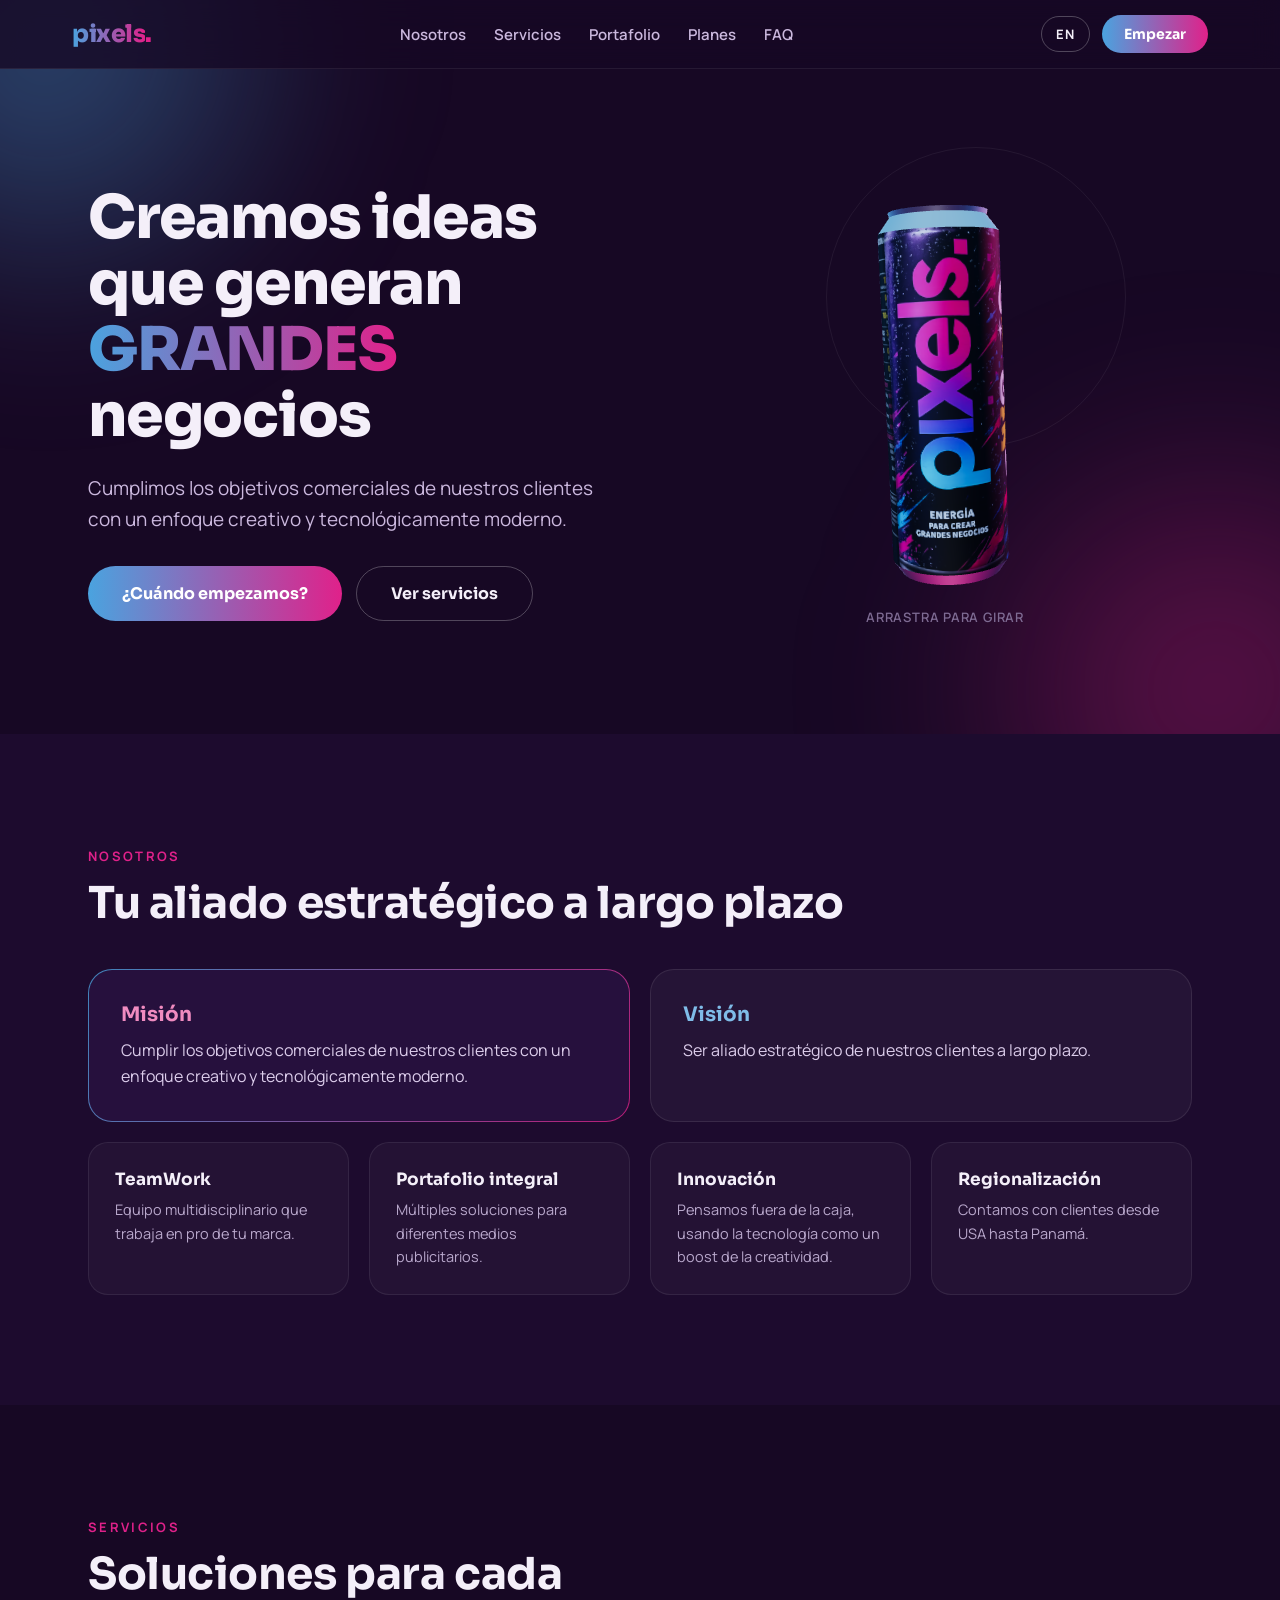
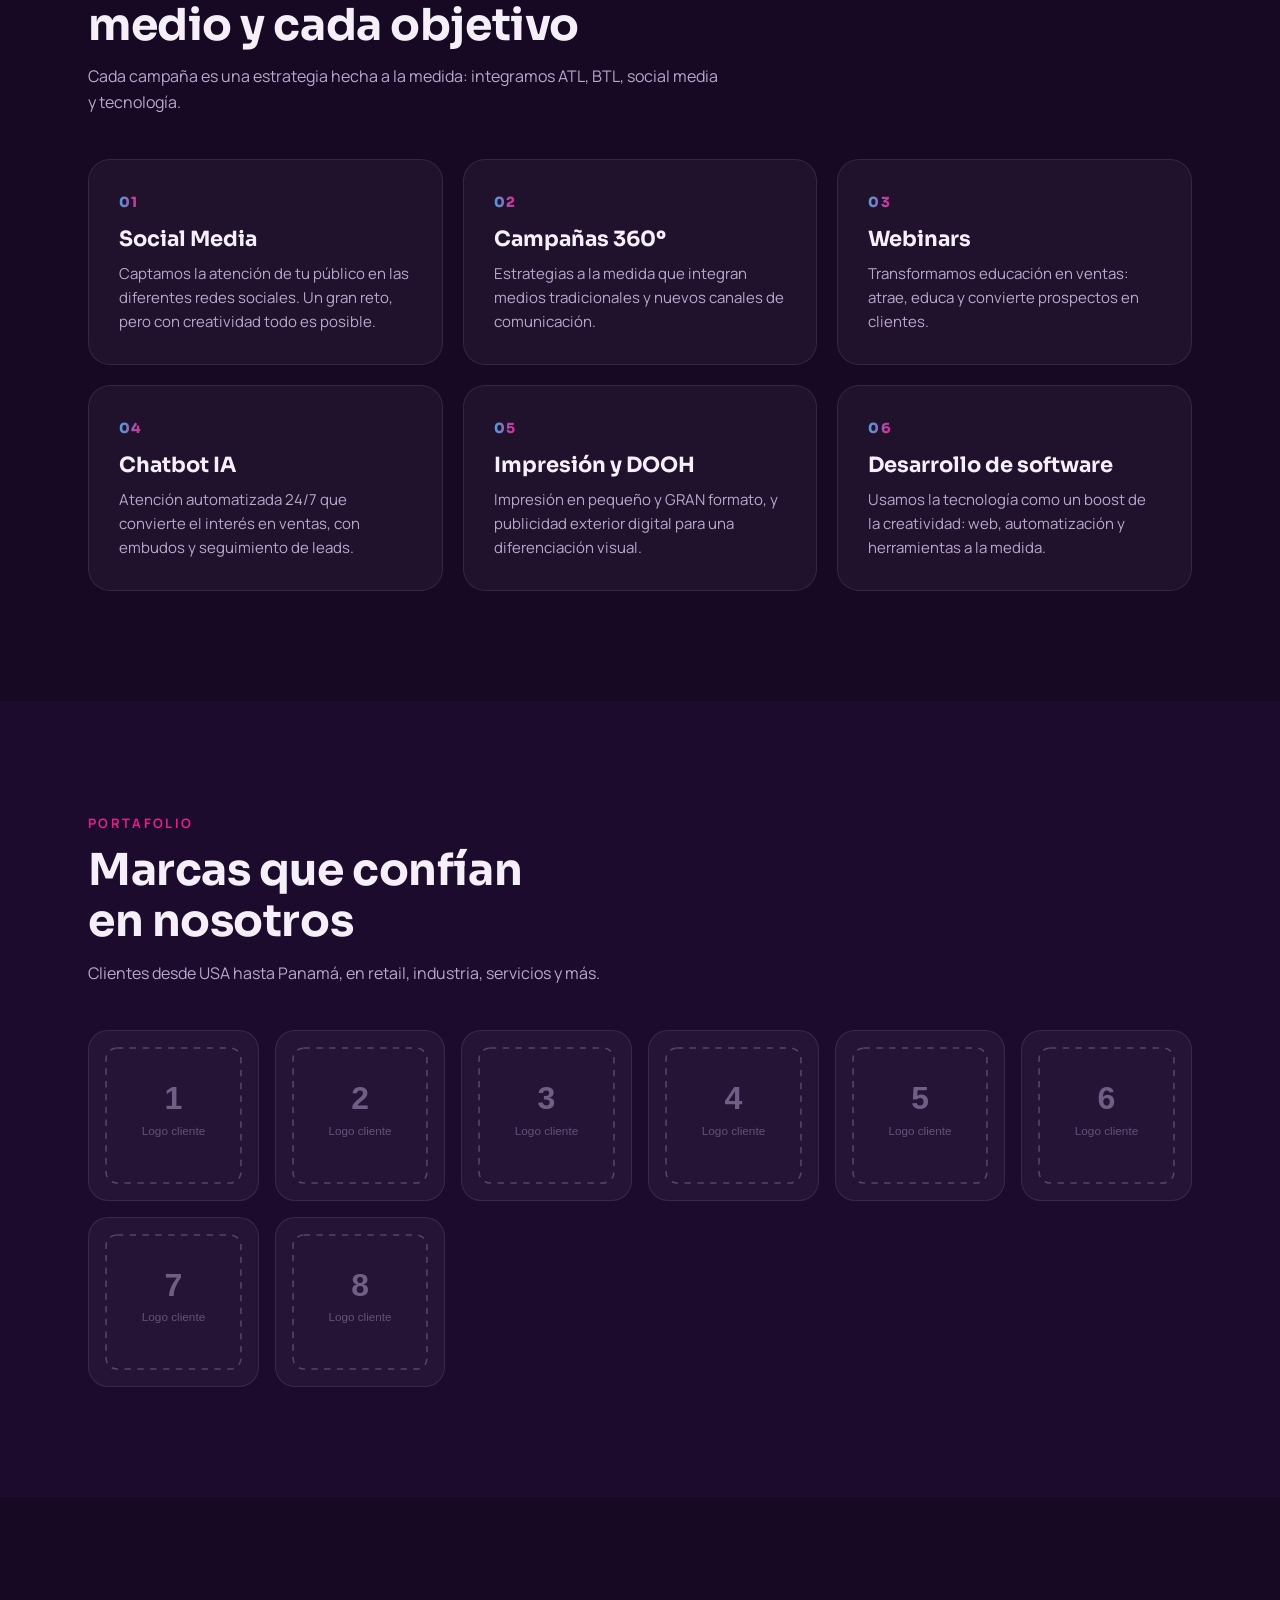
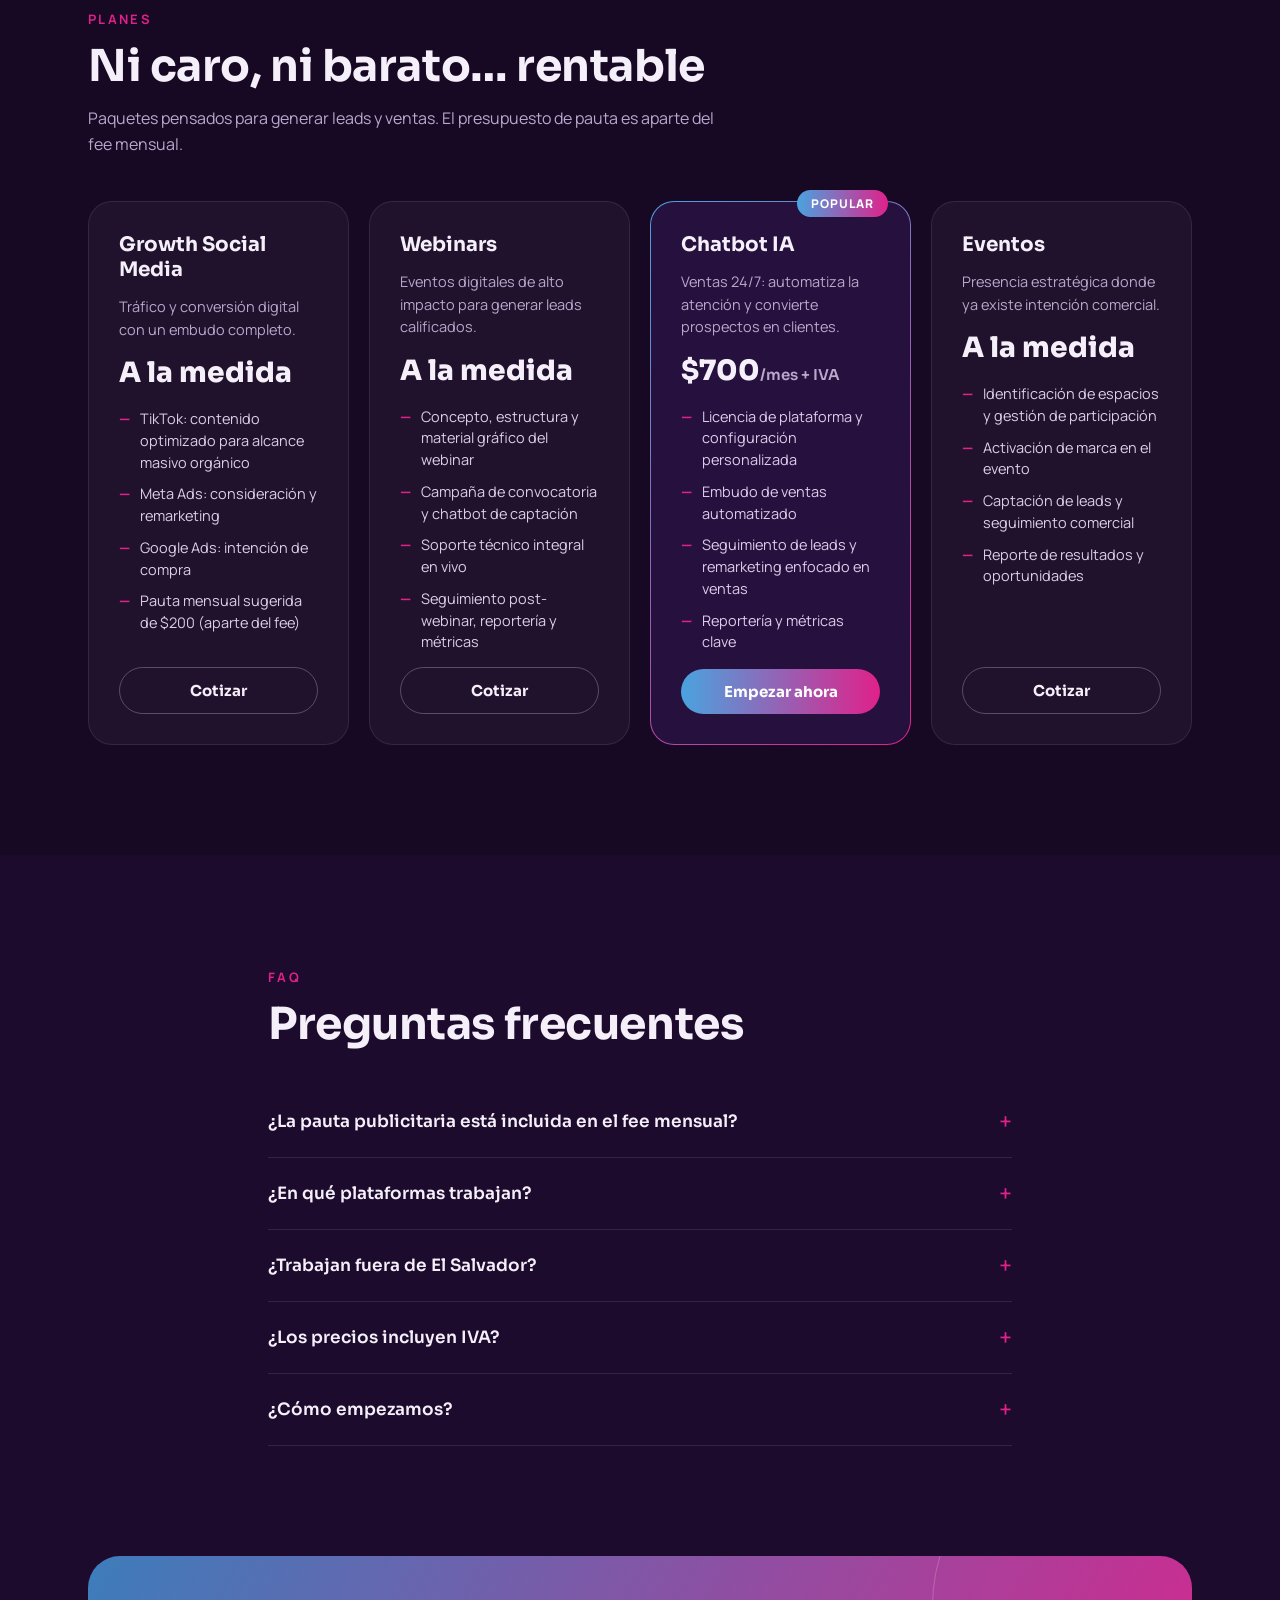
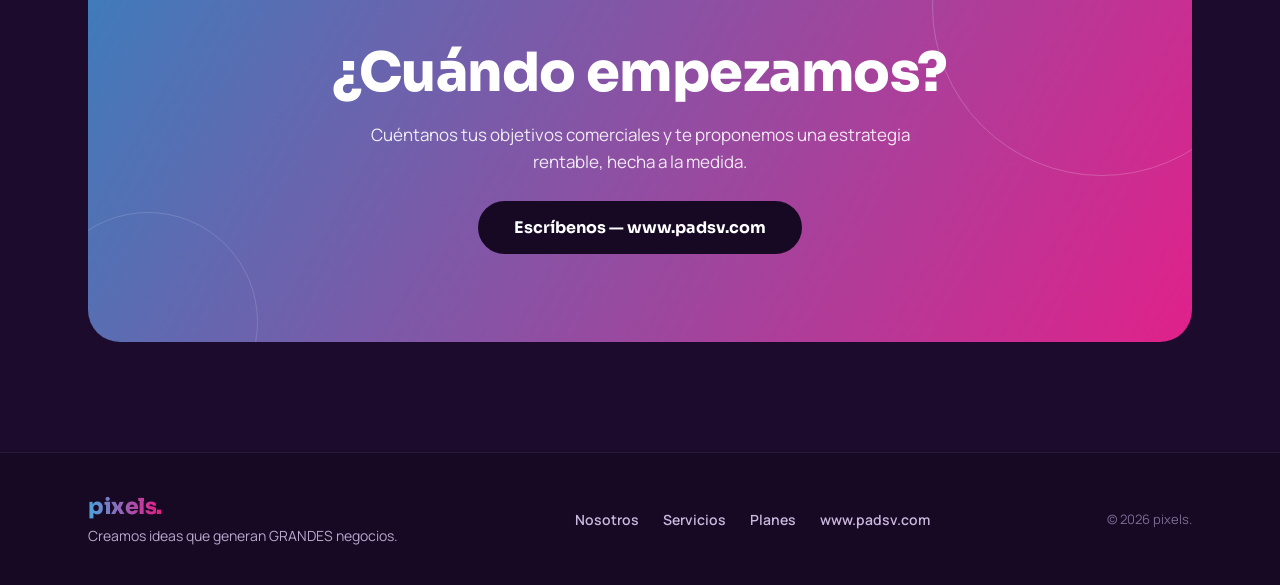
<file: index.html>
<!DOCTYPE html>
<html lang="es" class="no-js">
<head>
<meta charset="utf-8">
<meta name="viewport" content="width=device-width, initial-scale=1">
<title>pixels. — Creamos ideas que generan GRANDES negocios</title>
<meta name="description" content="Agencia de publicidad y desarrollo de software en El Salvador. Campañas 360º, social media, webinars, chatbot IA, impresión y DOOH. Clientes desde USA hasta Panamá.">
<meta name="theme-color" content="#170824">
<link rel="canonical" href="https://www.padsv.com/">

<meta property="og:type" content="website">
<meta property="og:title" content="pixels. — Creamos ideas que generan GRANDES negocios">
<meta property="og:description" content="Publicidad + desarrollo de software. Clientes desde USA hasta Panamá.">
<meta property="og:url" content="https://www.padsv.com/">

<link rel="preconnect" href="https://fonts.googleapis.com">
<link rel="preconnect" href="https://fonts.gstatic.com" crossorigin>
<link href="https://fonts.googleapis.com/css2?family=Sora:wght@400;600;700;800&family=Manrope:wght@400;500;600;700&display=swap" rel="stylesheet">
<link rel="stylesheet" href="css/styles.css">
</head>
<body>

<a class="skip-link" href="#main">Saltar al contenido</a>

<!-- ============ NAV ============ -->
<header class="nav">
  <div class="nav__inner">
    <a class="logo" href="#inicio" aria-label="pixels. inicio">
      <span class="grad-text">pixels</span><span class="logo__dot">.</span>
    </a>

    <nav class="nav__links" aria-label="Principal">
      <a href="#nosotros" data-i18n="nav_nosotros">Nosotros</a>
      <a href="#servicios" data-i18n="nav_servicios">Servicios</a>
      <a href="#portafolio" data-i18n="nav_portafolio">Portafolio</a>
      <a href="#planes" data-i18n="nav_planes">Planes</a>
      <a href="#faq">FAQ</a>
    </nav>

    <div class="nav__actions">
      <button class="lang-btn" type="button" id="langToggle" aria-label="Cambiar idioma">EN</button>
      <a class="btn btn--primary nav__cta" href="#contacto" data-i18n="nav_cta">Empezar</a>
      <button class="burger" type="button" id="menuToggle" aria-label="Menú" aria-expanded="false" aria-controls="mobileMenu">
        <span></span><span></span><span></span>
      </button>
    </div>
  </div>
</header>

<!-- ============ MOBILE MENU ============ -->
<div class="menu" id="mobileMenu" hidden>
  <div class="menu__top">
    <span class="logo"><span class="grad-text">pixels</span><span class="logo__dot">.</span></span>
    <button class="menu__close" type="button" id="menuClose" aria-label="Cerrar">&times;</button>
  </div>
  <nav class="menu__links" aria-label="Móvil">
    <a href="#nosotros" data-i18n="nav_nosotros">Nosotros</a>
    <a href="#servicios" data-i18n="nav_servicios">Servicios</a>
    <a href="#portafolio" data-i18n="nav_portafolio">Portafolio</a>
    <a href="#planes" data-i18n="nav_planes">Planes</a>
    <a href="#faq">FAQ</a>
    <a class="btn btn--primary menu__cta" href="#contacto" data-i18n="nav_cta">Empezar</a>
  </nav>
</div>

<main id="main">

  <!-- ============ HERO ============ -->
  <section class="hero" id="inicio">
    <div class="blob blob--a" aria-hidden="true"></div>
    <div class="blob blob--b" aria-hidden="true"></div>
    <div class="ring" aria-hidden="true"></div>

    <div class="hero__inner">
      <div class="hero__copy">
        <h1 class="hero__title">
          <span data-i18n="hero_t1">Creamos ideas que generan </span><span class="grad-text" data-i18n="hero_t2">GRANDES</span><span data-i18n="hero_t3"> negocios</span>
        </h1>
        <p class="hero__sub" data-i18n="hero_sub">Cumplimos los objetivos comerciales de nuestros clientes con un enfoque creativo y tecnológicamente moderno.</p>
        <div class="hero__ctas">
          <a class="btn btn--primary btn--lg" href="#contacto" data-i18n="hero_cta1">¿Cuándo empezamos?</a>
          <a class="btn btn--ghost btn--lg" href="#servicios" data-i18n="hero_cta2">Ver servicios</a>
        </div>
      </div>

      <div class="hero__visual">
        <div class="can" id="can3d" tabindex="0" role="img"
             aria-label="Lata 3D con el logo de pixels. Arrastra con el ratón o usa las flechas para girarla."></div>
        <span class="can__hint" data-i18n="can_hint">Arrastra para girar</span>
      </div>
    </div>
  </section>

  <!-- ============ NOSOTROS ============ -->
  <section class="section section--alt" id="nosotros">
    <div class="wrap">
      <div data-reveal="0">
        <span class="label" data-i18n="about_label">Nosotros</span>
        <h2 class="h2" data-i18n="about_h2">Tu aliado estratégico a largo plazo</h2>
      </div>

      <div class="grid grid--2">
        <article class="card card--gradient" data-reveal="1">
          <h3 class="card__title card__title--pink" data-i18n="mision_t">Misión</h3>
          <p class="card__body" data-i18n="mision_p">Cumplir los objetivos comerciales de nuestros clientes con un enfoque creativo y tecnológicamente moderno.</p>
        </article>
        <article class="card" data-reveal="2">
          <h3 class="card__title card__title--blue" data-i18n="vision_t">Visión</h3>
          <p class="card__body" data-i18n="vision_p">Ser aliado estratégico de nuestros clientes a largo plazo.</p>
        </article>
      </div>

      <div class="grid grid--pillars">
        <article class="pillar" data-reveal="1">
          <h3 class="pillar__title">TeamWork</h3>
          <p class="pillar__body" data-i18n="pillar1_p">Equipo multidisciplinario que trabaja en pro de tu marca.</p>
        </article>
        <article class="pillar" data-reveal="2">
          <h3 class="pillar__title" data-i18n="pillar2_t">Portafolio integral</h3>
          <p class="pillar__body" data-i18n="pillar2_p">Múltiples soluciones para diferentes medios publicitarios.</p>
        </article>
        <article class="pillar" data-reveal="3">
          <h3 class="pillar__title" data-i18n="pillar3_t">Innovación</h3>
          <p class="pillar__body" data-i18n="pillar3_p">Pensamos fuera de la caja, usando la tecnología como un boost de la creatividad.</p>
        </article>
        <article class="pillar" data-reveal="4">
          <h3 class="pillar__title" data-i18n="pillar4_t">Regionalización</h3>
          <p class="pillar__body" data-i18n="pillar4_p">Contamos con clientes desde USA hasta Panamá.</p>
        </article>
      </div>
    </div>
  </section>

  <!-- ============ SERVICIOS ============ -->
  <section class="section" id="servicios">
    <div class="wrap">
      <div class="section__head" data-reveal="0">
        <span class="label" data-i18n="serv_label">Servicios</span>
        <h2 class="h2" data-i18n="serv_h2">Soluciones para cada medio y cada objetivo</h2>
        <p class="section__sub" data-i18n="serv_sub">Cada campaña es una estrategia hecha a la medida: integramos ATL, BTL, social media y tecnología.</p>
      </div>

      <div class="grid grid--services">
        <article class="service" data-reveal="1">
          <span class="service__num grad-text">01</span>
          <h3 class="service__title" data-i18n="s1_t">Social Media</h3>
          <p class="service__body" data-i18n="s1_p">Captamos la atención de tu público en las diferentes redes sociales. Un gran reto, pero con creatividad todo es posible.</p>
        </article>
        <article class="service" data-reveal="2">
          <span class="service__num grad-text">02</span>
          <h3 class="service__title" data-i18n="s2_t">Campañas 360º</h3>
          <p class="service__body" data-i18n="s2_p">Estrategias a la medida que integran medios tradicionales y nuevos canales de comunicación.</p>
        </article>
        <article class="service" data-reveal="3">
          <span class="service__num grad-text">03</span>
          <h3 class="service__title" data-i18n="s3_t">Webinars</h3>
          <p class="service__body" data-i18n="s3_p">Transformamos educación en ventas: atrae, educa y convierte prospectos en clientes.</p>
        </article>
        <article class="service" data-reveal="1">
          <span class="service__num grad-text">04</span>
          <h3 class="service__title" data-i18n="s4_t">Chatbot IA</h3>
          <p class="service__body" data-i18n="s4_p">Atención automatizada 24/7 que convierte el interés en ventas, con embudos y seguimiento de leads.</p>
        </article>
        <article class="service" data-reveal="2">
          <span class="service__num grad-text">05</span>
          <h3 class="service__title" data-i18n="s5_t">Impresión y DOOH</h3>
          <p class="service__body" data-i18n="s5_p">Impresión en pequeño y GRAN formato, y publicidad exterior digital para una diferenciación visual.</p>
        </article>
        <article class="service" data-reveal="3">
          <span class="service__num grad-text">06</span>
          <h3 class="service__title" data-i18n="s6_t">Desarrollo de software</h3>
          <p class="service__body" data-i18n="s6_p">Usamos la tecnología como un boost de la creatividad: web, automatización y herramientas a la medida.</p>
        </article>
      </div>
    </div>
  </section>

  <!-- ============ PORTAFOLIO ============ -->
  <section class="section section--alt" id="portafolio">
    <div class="wrap">
      <div class="section__head" data-reveal="0">
        <span class="label" data-i18n="port_label">Portafolio</span>
        <h2 class="h2" data-i18n="port_h2">Marcas que confían en nosotros</h2>
        <p class="section__sub" data-i18n="port_p">Clientes desde USA hasta Panamá, en retail, industria, servicios y más.</p>
      </div>

      <!-- Placeholder logos: replace assets/logos/client-N.svg with the real files. -->
      <div class="grid grid--logos">
        <div class="logo-tile" data-reveal="1"><img src="assets/logos/client-1.svg" alt="Logo cliente 1" loading="lazy" width="128" height="128"></div>
        <div class="logo-tile" data-reveal="2"><img src="assets/logos/client-2.svg" alt="Logo cliente 2" loading="lazy" width="128" height="128"></div>
        <div class="logo-tile" data-reveal="3"><img src="assets/logos/client-3.svg" alt="Logo cliente 3" loading="lazy" width="128" height="128"></div>
        <div class="logo-tile" data-reveal="4"><img src="assets/logos/client-4.svg" alt="Logo cliente 4" loading="lazy" width="128" height="128"></div>
        <div class="logo-tile" data-reveal="2"><img src="assets/logos/client-5.svg" alt="Logo cliente 5" loading="lazy" width="128" height="128"></div>
        <div class="logo-tile" data-reveal="3"><img src="assets/logos/client-6.svg" alt="Logo cliente 6" loading="lazy" width="128" height="128"></div>
        <div class="logo-tile" data-reveal="4"><img src="assets/logos/client-7.svg" alt="Logo cliente 7" loading="lazy" width="128" height="128"></div>
        <div class="logo-tile" data-reveal="5"><img src="assets/logos/client-8.svg" alt="Logo cliente 8" loading="lazy" width="128" height="128"></div>
      </div>
    </div>
  </section>

  <!-- ============ PLANES ============ -->
  <section class="section" id="planes">
    <div class="wrap">
      <div class="section__head" data-reveal="0">
        <span class="label" data-i18n="plan_label">Planes</span>
        <h2 class="h2" data-i18n="plan_h2">Ni caro, ni barato… rentable</h2>
        <p class="section__sub" data-i18n="plan_p">Paquetes pensados para generar leads y ventas. El presupuesto de pauta es aparte del fee mensual.</p>
      </div>

      <div class="grid grid--plans">
        <article class="plan" data-reveal="1">
          <h3 class="plan__title">Growth Social Media</h3>
          <p class="plan__desc" data-i18n="pl1_p">Tráfico y conversión digital con un embudo completo.</p>
          <div class="plan__price"><span data-i18n="price_custom">A la medida</span></div>
          <ul class="plan__features">
            <li><span data-i18n="pl1_b1">TikTok: contenido optimizado para alcance masivo orgánico</span></li>
            <li><span data-i18n="pl1_b2">Meta Ads: consideración y remarketing</span></li>
            <li><span data-i18n="pl1_b3">Google Ads: intención de compra</span></li>
            <li><span data-i18n="pl1_b4">Pauta mensual sugerida de $200 (aparte del fee)</span></li>
          </ul>
          <a class="btn btn--ghost plan__cta" href="#contacto" data-i18n="plan_cta">Cotizar</a>
        </article>

        <article class="plan" data-reveal="2">
          <h3 class="plan__title">Webinars</h3>
          <p class="plan__desc" data-i18n="pl2_p">Eventos digitales de alto impacto para generar leads calificados.</p>
          <div class="plan__price"><span data-i18n="price_custom2">A la medida</span></div>
          <ul class="plan__features">
            <li><span data-i18n="pl2_b1">Concepto, estructura y material gráfico del webinar</span></li>
            <li><span data-i18n="pl2_b2">Campaña de convocatoria y chatbot de captación</span></li>
            <li><span data-i18n="pl2_b3">Soporte técnico integral en vivo</span></li>
            <li><span data-i18n="pl2_b4">Seguimiento post-webinar, reportería y métricas</span></li>
          </ul>
          <a class="btn btn--ghost plan__cta" href="#contacto" data-i18n="plan_cta2">Cotizar</a>
        </article>

        <article class="plan plan--featured" data-reveal="3">
          <span class="plan__badge" data-i18n="plan_pop">Popular</span>
          <h3 class="plan__title">Chatbot IA</h3>
          <p class="plan__desc" data-i18n="pl3_p">Ventas 24/7: automatiza la atención y convierte prospectos en clientes.</p>
          <div class="plan__price">$700<span class="plan__price-note"><span data-i18n="price_mo">/mes</span> + IVA</span></div>
          <ul class="plan__features">
            <li><span data-i18n="pl3_b1">Licencia de plataforma y configuración personalizada</span></li>
            <li><span data-i18n="pl3_b2">Embudo de ventas automatizado</span></li>
            <li><span data-i18n="pl3_b3">Seguimiento de leads y remarketing enfocado en ventas</span></li>
            <li><span data-i18n="pl3_b4">Reportería y métricas clave</span></li>
          </ul>
          <a class="btn btn--primary plan__cta" href="#contacto" data-i18n="plan_cta3">Empezar ahora</a>
        </article>

        <article class="plan" data-reveal="4">
          <h3 class="plan__title" data-i18n="pl4_t">Eventos</h3>
          <p class="plan__desc" data-i18n="pl4_p">Presencia estratégica donde ya existe intención comercial.</p>
          <div class="plan__price"><span data-i18n="price_custom3">A la medida</span></div>
          <ul class="plan__features">
            <li><span data-i18n="pl4_b1">Identificación de espacios y gestión de participación</span></li>
            <li><span data-i18n="pl4_b2">Activación de marca en el evento</span></li>
            <li><span data-i18n="pl4_b3">Captación de leads y seguimiento comercial</span></li>
            <li><span data-i18n="pl4_b4">Reporte de resultados y oportunidades</span></li>
          </ul>
          <a class="btn btn--ghost plan__cta" href="#contacto" data-i18n="plan_cta4">Cotizar</a>
        </article>
      </div>
    </div>
  </section>

  <!-- ============ FAQ ============ -->
  <section class="section section--alt" id="faq">
    <div class="wrap wrap--narrow">
      <div data-reveal="0">
        <span class="label">FAQ</span>
        <h2 class="h2" data-i18n="faq_h2">Preguntas frecuentes</h2>
      </div>

      <div class="faq" data-reveal="1">
        <details class="faq__item">
          <summary><span data-i18n="f1_q">¿La pauta publicitaria está incluida en el fee mensual?</span><span class="faq__mark" aria-hidden="true">+</span></summary>
          <p data-i18n="f1_a">No, el presupuesto de pauta es aparte del fee mensual. Así puedes escalar la inversión publicitaria según los resultados.</p>
        </details>
        <details class="faq__item">
          <summary><span data-i18n="f2_q">¿En qué plataformas trabajan?</span><span class="faq__mark" aria-hidden="true">+</span></summary>
          <p data-i18n="f2_a">TikTok, Meta, Google Ads, LinkedIn y Spotify Ads, además de medios tradicionales, impresión y publicidad exterior. Más puntos de contacto = más oportunidades de venta.</p>
        </details>
        <details class="faq__item">
          <summary><span data-i18n="f3_q">¿Trabajan fuera de El Salvador?</span><span class="faq__mark" aria-hidden="true">+</span></summary>
          <p data-i18n="f3_a">Sí. Contamos con clientes desde USA hasta Panamá y adaptamos cada estrategia a su mercado.</p>
        </details>
        <details class="faq__item">
          <summary><span data-i18n="f4_q">¿Los precios incluyen IVA?</span><span class="faq__mark" aria-hidden="true">+</span></summary>
          <p data-i18n="f4_a">Los precios se muestran sin IVA; el impuesto se detalla aparte en cada propuesta.</p>
        </details>
        <details class="faq__item">
          <summary><span data-i18n="f5_q">¿Cómo empezamos?</span><span class="faq__mark" aria-hidden="true">+</span></summary>
          <p data-i18n="f5_a">Escríbenos y agendamos una reunión para conocer tus objetivos. En la primera semana recibes una propuesta hecha a la medida.</p>
        </details>
      </div>
    </div>
  </section>

  <!-- ============ CTA ============ -->
  <section class="section section--alt section--cta" id="contacto">
    <div class="wrap">
      <div class="cta" data-reveal="0">
        <div class="cta__ring cta__ring--lg" aria-hidden="true"></div>
        <div class="cta__ring cta__ring--sm" aria-hidden="true"></div>
        <h2 class="cta__title" data-i18n="cta_h2">¿Cuándo empezamos?</h2>
        <p class="cta__sub" data-i18n="cta_p">Cuéntanos tus objetivos comerciales y te proponemos una estrategia rentable, hecha a la medida.</p>
        <a class="btn btn--dark btn--lg" href="https://www.padsv.com" target="_blank" rel="noopener" data-i18n="cta_btn">Escríbenos — www.padsv.com</a>
      </div>
    </div>
  </section>

</main>

<!-- ============ FOOTER ============ -->
<footer class="footer">
  <div class="wrap footer__inner">
    <div class="footer__brand">
      <span class="logo logo--sm"><span class="grad-text">pixels</span><span class="logo__dot">.</span></span>
      <span class="footer__tag" data-i18n="foot_tag">Creamos ideas que generan GRANDES negocios.</span>
    </div>
    <nav class="footer__links" aria-label="Pie de página">
      <a href="#nosotros" data-i18n="foot_nosotros">Nosotros</a>
      <a href="#servicios" data-i18n="foot_servicios">Servicios</a>
      <a href="#planes" data-i18n="foot_planes">Planes</a>
      <a href="https://www.padsv.com" target="_blank" rel="noopener">www.padsv.com</a>
    </nav>
    <span class="footer__copy">© 2026 pixels.</span>
  </div>
</footer>

<script src="js/main.js"></script>
<script type="module" src="js/can3d.js"></script>
<!-- Chatbot IA (chatbot-platform). Only loads on the bot's allowed domains. -->
<script src="https://chatbot-platform-app.vercel.app/widget.js" data-bot-id="bot_mA3ZDp3p7rP4ZbUB6Ot2" async></script>
</body>
</html>
</file>
<file: css/styles.css>
/* ============================================================
   pixels. — design tokens
   Values are taken verbatim from the handoff spec (README.md).
   ============================================================ */
:root {
  --bg: #170824;
  --bg-alt: #1D0B2E;
  --card-solid: #26103D;

  --magenta: #E0218A;
  --blue: #4AA3DF;
  --pink-soft: #F08BC0;
  --blue-soft: #7FBCE8;

  --text: #F4EFF9;
  --text-2: #CBB8DE;
  --body: #DCCDEB;
  --muted: #B9A8CC;
  --faint: #7E6B93;

  --card-bg: rgba(255,255,255,0.04);
  --card-bg-soft: rgba(255,255,255,0.03);
  --card-border: rgba(255,255,255,0.09);
  --card-border-soft: rgba(255,255,255,0.08);
  --divider: rgba(255,255,255,0.1);

  --gradient: linear-gradient(90deg, var(--blue), var(--magenta));
  --gradient-cta: linear-gradient(120deg, #3D7DBB, var(--magenta));

  --sans: 'Manrope', system-ui, sans-serif;
  --display: 'Sora', sans-serif;

  --section-pad: clamp(64px, 10vw, 110px);
  --gutter: clamp(20px, 5vw, 48px);
  --wrap: 1200px;
  --nav-h: 68px;
}

/* ============================================================
   base
   ============================================================ */
*, *::before, *::after { box-sizing: border-box; }

html {
  scroll-behavior: smooth;
  /* keep anchored sections clear of the fixed nav */
  scroll-padding-top: calc(var(--nav-h) + 16px);
}

body {
  margin: 0;
  background: var(--bg);
  color: var(--text);
  font-family: var(--sans);
  -webkit-font-smoothing: antialiased;
}

a { color: var(--pink-soft); text-decoration: none; }
a:hover { color: var(--magenta); }
img { max-width: 100%; display: block; }
::selection { background: var(--magenta); color: #fff; }

:focus-visible {
  outline: 2px solid var(--pink-soft);
  outline-offset: 3px;
  border-radius: 4px;
}

.skip-link {
  position: absolute;
  left: -9999px;
  top: 8px;
  z-index: 300;
  padding: 12px 20px;
  border-radius: 999px;
  background: var(--card-solid);
  color: var(--text);
  font-weight: 700;
}
.skip-link:focus { left: 16px; }

.wrap {
  max-width: var(--wrap);
  margin: 0 auto;
  padding-inline: var(--gutter);
}
.wrap--narrow { max-width: 840px; }

.grad-text {
  background: var(--gradient);
  -webkit-background-clip: text;
  background-clip: text;
  -webkit-text-fill-color: transparent;
  color: transparent;
}

/* ============================================================
   buttons
   ============================================================ */
.btn {
  display: inline-flex;
  align-items: center;
  justify-content: center;
  border-radius: 999px;
  font-family: var(--display);
  font-weight: 700;
  font-size: 14px;
  padding: 10px 22px;
  transition: transform .25s, box-shadow .25s, border-color .25s;
}
.btn--lg { font-size: 16px; padding: 16px 34px; }

.btn--primary { background: var(--gradient); color: #fff; }
.btn--primary:hover {
  color: #fff;
  transform: translateY(-2px);
  box-shadow: 0 12px 32px rgba(224,33,138,0.35);
}

.btn--ghost {
  border: 1px solid rgba(255,255,255,0.25);
  color: var(--text);
}
.btn--ghost:hover { border-color: var(--magenta); color: var(--text); }

.btn--dark { background: var(--bg); color: #fff; }
.btn--dark:hover {
  color: #fff;
  transform: translateY(-2px);
  box-shadow: 0 14px 34px rgba(0,0,0,0.35);
}

/* ============================================================
   nav
   ============================================================ */
.nav {
  position: fixed;
  inset: 0 0 auto 0;
  z-index: 100;
  background: rgba(23,8,36,0.78);
  backdrop-filter: blur(14px);
  -webkit-backdrop-filter: blur(14px);
  border-bottom: 1px solid rgba(255,255,255,0.07);
}
.nav__inner {
  max-width: var(--wrap);
  margin: 0 auto;
  height: var(--nav-h);
  display: flex;
  align-items: center;
  justify-content: space-between;
  gap: 16px;
  padding-inline: clamp(16px, 4vw, 32px);
}

.logo {
  font-family: var(--display);
  font-weight: 800;
  font-size: 24px;
  letter-spacing: -0.02em;
  display: flex;
  align-items: baseline;
}
.logo:hover { color: inherit; }
.logo--sm { font-size: 22px; }
.logo__dot { color: var(--magenta); }

.nav__links { display: flex; align-items: center; gap: 28px; }
.nav__links a {
  color: var(--text-2);
  font-size: 15px;
  font-weight: 600;
  transition: color .2s;
}
.nav__links a:hover { color: #fff; }

.nav__actions { display: flex; align-items: center; gap: 12px; }

.lang-btn {
  background: transparent;
  border: 1px solid rgba(255,255,255,0.25);
  color: var(--text);
  border-radius: 999px;
  padding: 8px 14px;
  font-family: var(--sans);
  font-size: 13px;
  font-weight: 700;
  letter-spacing: 0.08em;
  cursor: pointer;
  transition: border-color .2s;
}
.lang-btn:hover { border-color: var(--magenta); }

.burger {
  display: none;
  flex-direction: column;
  gap: 5px;
  background: transparent;
  border: none;
  cursor: pointer;
  padding: 10px;
}
.burger span {
  display: block;
  width: 22px;
  height: 2px;
  border-radius: 2px;
  background: var(--text);
}
.burger span:last-child { width: 14px; background: var(--magenta); }

/* ============================================================
   mobile menu
   ============================================================ */
.menu {
  position: fixed;
  inset: 0;
  z-index: 200;
  background: rgba(23,8,36,0.97);
  display: flex;
  flex-direction: column;
  padding: 24px;
}
.menu[hidden] { display: none; }

.menu__top { display: flex; justify-content: space-between; align-items: center; }
.menu__close {
  width: 44px;
  height: 44px;
  border-radius: 999px;
  background: transparent;
  border: 1px solid rgba(255,255,255,0.25);
  color: var(--text);
  font-size: 20px;
  cursor: pointer;
}
.menu__links { display: flex; flex-direction: column; gap: 8px; margin-top: 48px; }
.menu__links a {
  color: var(--text);
  font-family: var(--display);
  font-size: 30px;
  font-weight: 700;
  padding: 10px 0;
}
.menu__cta {
  align-self: flex-start;
  margin-top: 24px;
  padding: 16px 36px;
  font-size: 17px;
  color: #fff;
}

/* ============================================================
   hero
   ============================================================ */
.hero { position: relative; overflow: hidden; background: var(--bg); }

.blob {
  position: absolute;
  border-radius: 50%;
  pointer-events: none;
}
.blob--a {
  width: 520px; height: 520px;
  top: -140px; left: -140px;
  background: radial-gradient(circle at 35% 35%, rgba(74,163,223,0.45), transparent 65%);
  filter: blur(70px);
  animation: floatA 16s ease-in-out infinite;
}
.blob--b {
  width: 560px; height: 560px;
  bottom: -180px; right: -160px;
  background: radial-gradient(circle at 60% 60%, rgba(224,33,138,0.4), transparent 65%);
  filter: blur(80px);
  animation: floatB 20s ease-in-out infinite;
}
.ring {
  position: absolute;
  width: 300px; height: 300px;
  top: 20%; right: 12%;
  border-radius: 50%;
  border: 1px solid rgba(255,255,255,0.06);
  pointer-events: none;
}

@keyframes floatA { 0%,100% { transform: translate(0,0); } 50% { transform: translate(40px,-50px); } }
@keyframes floatB { 0%,100% { transform: translate(0,0); } 50% { transform: translate(-50px,40px); } }

/* Split hero: copy left, 3D can right. Collapses to a single
   centered column below the nav breakpoint. */
.hero__inner {
  position: relative;
  max-width: var(--wrap);
  margin: 0 auto;
  padding: clamp(130px, 20vh, 190px) var(--gutter) clamp(80px, 12vh, 130px);
  display: grid;
  grid-template-columns: 1.05fr 0.95fr;
  align-items: center;
  gap: clamp(32px, 5vw, 64px);
}
/* min-width:0 — without it a grid track grows to fit the canvas's
   intrinsic width, which feeds back into the renderer's resize. */
.hero__copy {
  display: flex;
  flex-direction: column;
  align-items: flex-start;
  gap: 24px;
  min-width: 0;
}

.hero__visual {
  position: relative;
  display: flex;
  flex-direction: column;
  align-items: center;
  gap: 14px;
  min-width: 0;
}
.can {
  width: 100%;
  height: clamp(340px, 46vh, 520px);
  border-radius: 24px;
  outline-offset: 6px;
}
/* The renderer sizes the drawing buffer, CSS sizes the box. */
.can canvas {
  display: block;
  width: 100% !important;
  height: 100% !important;
}

.can__hint {
  color: var(--faint);
  font-size: 13px;
  font-weight: 600;
  letter-spacing: 0.06em;
  text-transform: uppercase;
  user-select: none;
}

.badge {
  display: inline-flex;
  padding: 8px 18px;
  border-radius: 999px;
  border: 1px solid rgba(224,33,138,0.4);
  background: rgba(224,33,138,0.08);
  color: var(--pink-soft);
  font-size: 13px;
  font-weight: 700;
  letter-spacing: 0.12em;
  text-transform: uppercase;
}

.hero__title {
  margin: 0;
  font-family: var(--display);
  font-weight: 800;
  font-size: clamp(36px, 5.2vw, 60px);
  line-height: 1.1;
  letter-spacing: -0.02em;
  text-wrap: balance;
}
.hero__sub {
  margin: 0;
  max-width: 540px;
  color: var(--text-2);
  font-size: clamp(16px, 2vw, 19px);
  line-height: 1.6;
  text-wrap: pretty;
}
.hero__ctas {
  display: flex;
  gap: 14px;
  flex-wrap: wrap;
  margin-top: 8px;
}

/* ============================================================
   sections
   ============================================================ */
.section { background: var(--bg); padding-block: var(--section-pad); }
.section--alt { background: var(--bg-alt); }
.section--cta { padding-top: 0; }

.label {
  font-size: 13px;
  font-weight: 700;
  letter-spacing: 0.18em;
  text-transform: uppercase;
  color: var(--magenta);
}
.h2 {
  margin: 12px 0 0;
  font-family: var(--display);
  font-weight: 700;
  font-size: clamp(28px, 4vw, 44px);
  line-height: 1.15;
  letter-spacing: -0.01em;
  text-wrap: balance;
}
.section__head { max-width: 640px; }
.section__head .h2 { margin-bottom: 14px; }
.section__sub {
  margin: 0;
  color: var(--muted);
  font-size: 16px;
  line-height: 1.6;
  text-wrap: pretty;
}

.grid { display: grid; gap: 20px; }
.grid--2        { grid-template-columns: repeat(auto-fit, minmax(min(100%, 300px), 1fr)); margin-top: 40px; }
.grid--pillars  { grid-template-columns: repeat(auto-fit, minmax(min(100%, 230px), 1fr)); margin-top: 20px; }
.grid--services { grid-template-columns: repeat(auto-fit, minmax(min(100%, 280px), 1fr)); margin-top: 44px; }
.grid--logos    { grid-template-columns: repeat(auto-fit, minmax(min(100%, 160px), 1fr)); gap: 16px; margin-top: 44px; }
.grid--plans    { grid-template-columns: repeat(auto-fit, minmax(min(100%, 260px), 1fr)); margin-top: 44px; align-items: stretch; }

/* ============================================================
   nosotros
   ============================================================ */
.card {
  border-radius: 24px;
  padding: 32px;
  background: var(--card-bg);
  border: 1px solid var(--card-border);
}
/* padding-box/border-box trick: solid fill + gradient stroke */
.card--gradient {
  background:
    linear-gradient(var(--card-solid), var(--card-solid)) padding-box,
    linear-gradient(120deg, rgba(74,163,223,0.8), rgba(224,33,138,0.8)) border-box;
  border: 1px solid transparent;
}
.card__title {
  margin: 0 0 10px;
  font-family: var(--display);
  font-size: 20px;
  font-weight: 700;
}
.card__title--pink { color: var(--pink-soft); }
.card__title--blue { color: var(--blue-soft); }
.card__body { margin: 0; color: var(--body); font-size: 16px; line-height: 1.65; text-wrap: pretty; }

.pillar {
  border-radius: 20px;
  padding: 26px;
  background: var(--card-bg-soft);
  border: 1px solid var(--card-border-soft);
}
.pillar__title { margin: 0 0 8px; font-family: var(--display); font-size: 17px; font-weight: 700; }
.pillar__body  { margin: 0; color: var(--muted); font-size: 14.5px; line-height: 1.6; }

/* ============================================================
   servicios
   ============================================================ */
.service {
  border-radius: 22px;
  padding: 30px;
  background: var(--card-bg);
  border: 1px solid var(--card-border);
  transition: transform .3s, border-color .3s;
}
.service:hover { transform: translateY(-5px); border-color: rgba(224,33,138,0.55); }
.service__num {
  font-family: var(--display);
  font-weight: 800;
  font-size: 14px;
  letter-spacing: 0.1em;
}
.service__title { margin: 14px 0 10px; font-family: var(--display); font-size: 21px; font-weight: 700; }
.service__body  { margin: 0; color: var(--muted); font-size: 15px; line-height: 1.6; }

/* ============================================================
   portafolio
   ============================================================ */
.logo-tile {
  aspect-ratio: 1;
  border-radius: 20px;
  background: var(--card-bg);
  border: 1px solid var(--card-border);
  padding: 16px;
  display: grid;
  place-items: center;
}
.logo-tile img { width: 100%; height: 100%; object-fit: contain; }

/* ============================================================
   planes
   ============================================================ */
.plan {
  position: relative;
  display: flex;
  flex-direction: column;
  gap: 14px;
  border-radius: 24px;
  padding: 30px;
  background: var(--card-bg);
  border: 1px solid var(--card-border);
}
.plan--featured {
  background:
    linear-gradient(var(--card-solid), var(--card-solid)) padding-box,
    linear-gradient(135deg, var(--blue), var(--magenta)) border-box;
  border: 1.5px solid transparent;
}
.plan__badge {
  position: absolute;
  top: -12px;
  right: 22px;
  padding: 5px 14px;
  border-radius: 999px;
  background: var(--gradient);
  color: #fff;
  font-size: 12px;
  font-weight: 800;
  letter-spacing: 0.08em;
  text-transform: uppercase;
}
.plan__title { margin: 0; font-family: var(--display); font-size: 20px; font-weight: 700; }
.plan__desc  { margin: 0; color: var(--muted); font-size: 14.5px; line-height: 1.55; }
.plan__price { font-family: var(--display); font-size: 28px; font-weight: 800; }
.plan__price-note { font-size: 15px; font-weight: 600; color: var(--muted); }

.plan__features {
  list-style: none;
  margin: 4px 0 0;
  padding: 0;
  display: flex;
  flex-direction: column;
  gap: 10px;
}
.plan__features li {
  display: flex;
  gap: 10px;
  align-items: baseline;
  color: var(--body);
  font-size: 14.5px;
  line-height: 1.5;
}
.plan__features li::before {
  content: "—";
  color: var(--magenta);
  font-weight: 800;
  flex-shrink: 0;
}
.plan__cta { margin-top: auto; padding: 13px 24px; font-size: 15px; }

/* ============================================================
   faq
   ============================================================ */
.faq { margin-top: 36px; display: flex; flex-direction: column; }
.faq__item { border-bottom: 1px solid var(--divider); }
.faq__item summary {
  display: flex;
  justify-content: space-between;
  align-items: center;
  gap: 16px;
  padding: 22px 0;
  cursor: pointer;
  font-family: var(--display);
  font-size: 17px;
  font-weight: 600;
  list-style: none;
}
.faq__item summary::-webkit-details-marker { display: none; }
.faq__mark {
  color: var(--magenta);
  font-size: 22px;
  font-weight: 400;
  flex-shrink: 0;
  transition: transform .25s;
}
.faq__item[open] .faq__mark { transform: rotate(45deg); }
.faq__item p {
  margin: 0 0 22px;
  color: var(--muted);
  font-size: 15.5px;
  line-height: 1.65;
  text-wrap: pretty;
}

/* ============================================================
   cta band
   ============================================================ */
.cta {
  position: relative;
  overflow: hidden;
  border-radius: 32px;
  background: var(--gradient-cta);
  padding: clamp(48px, 8vw, 88px) clamp(24px, 6vw, 72px);
  text-align: center;
  display: flex;
  flex-direction: column;
  align-items: center;
  gap: 18px;
}
.cta__ring { position: absolute; border-radius: 50%; pointer-events: none; }
.cta__ring--lg {
  width: 340px; height: 340px;
  top: -120px; right: -80px;
  border: 1px solid rgba(255,255,255,0.2);
}
.cta__ring--sm {
  width: 220px; height: 220px;
  bottom: -90px; left: -50px;
  border: 1px solid rgba(255,255,255,0.15);
}
.cta__title {
  margin: 0;
  font-family: var(--display);
  font-weight: 800;
  font-size: clamp(30px, 5vw, 54px);
  line-height: 1.1;
  color: #fff;
  letter-spacing: -0.01em;
}
.cta__sub {
  margin: 0;
  max-width: 560px;
  color: rgba(255,255,255,0.88);
  font-size: 17px;
  line-height: 1.6;
  text-wrap: pretty;
}
.cta .btn--dark { margin-top: 8px; padding: 16px 36px; }

/* ============================================================
   footer
   ============================================================ */
.footer { background: var(--bg); border-top: 1px solid rgba(255,255,255,0.07); }
.footer__inner {
  padding-block: 40px;
  display: flex;
  flex-wrap: wrap;
  gap: 24px;
  align-items: center;
  justify-content: space-between;
}
.footer__brand { display: flex; flex-direction: column; gap: 6px; }
.footer__tag { color: var(--muted); font-size: 14px; }
.footer__links { display: flex; gap: 24px; flex-wrap: wrap; align-items: center; }
.footer__links a { color: var(--text-2); font-size: 14px; font-weight: 600; }
.footer__links a:hover { color: #fff; }
.footer__copy { color: var(--faint); font-size: 13px; }

/* ============================================================
   scroll reveal — JS adds .is-revealed once in view
   ============================================================ */
[data-reveal] {
  opacity: 0;
  transform: translateY(26px);
  transition: opacity .7s ease, transform .7s cubic-bezier(.22,1,.36,1);
  transition-delay: calc(var(--reveal-i, 0) * 0.08s);
}
[data-reveal].is-revealed { opacity: 1; transform: none; }

/* No JS: never leave content invisible. */
.no-js [data-reveal] { opacity: 1; transform: none; }

/* ============================================================
   responsive — 900px is the nav collapse breakpoint.
   Grids reflow on their own via auto-fit/minmax.
   ============================================================ */
@media (max-width: 900px) {
  .nav__links, .nav__cta { display: none; }
  .burger { display: flex; }

  /* stack the hero: copy above the can, everything centered */
  .hero__inner { grid-template-columns: 1fr; text-align: center; }
  .hero__copy { align-items: center; }
  .hero__sub { margin-inline: auto; }
  .hero__ctas { justify-content: center; }
  .can { height: clamp(300px, 42vh, 380px); }
}

@media (min-width: 901px) {
  .menu { display: none !important; }
}

/* ============================================================
   reduced motion
   ============================================================ */
@media (prefers-reduced-motion: reduce) {
  html { scroll-behavior: auto; }
  .blob--a, .blob--b { animation: none; }
  [data-reveal] { opacity: 1; transform: none; transition: none; }
  .btn, .service, .faq__mark { transition: none; }
  .btn--primary:hover, .btn--dark:hover, .service:hover { transform: none; }
}
</file>
